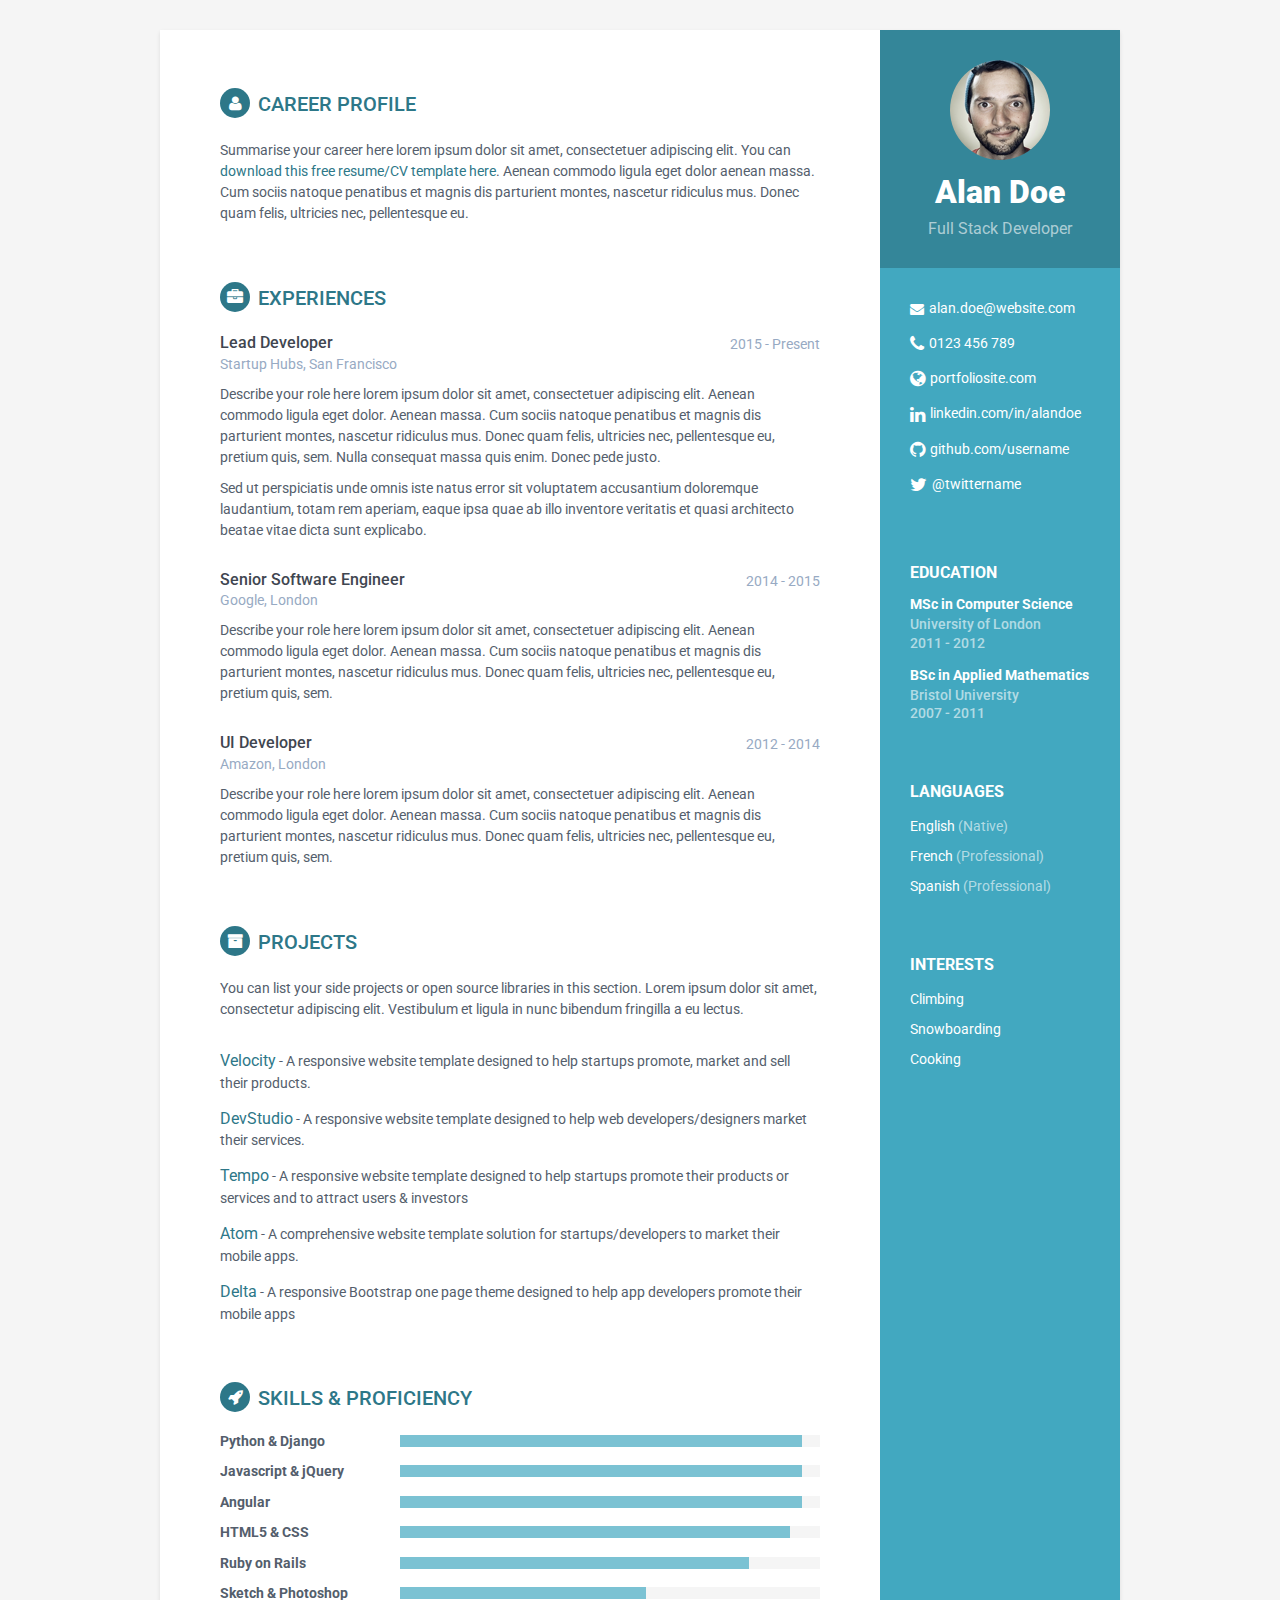
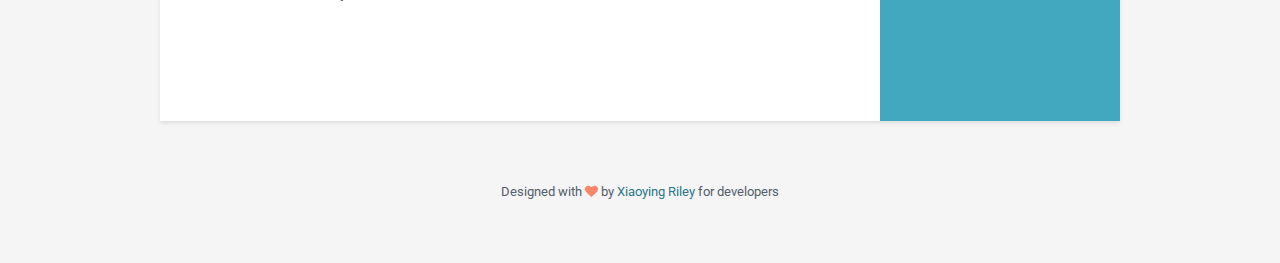
<file: orbit-v1.0/index.html>
<!DOCTYPE html>
<!--[if IE 8]> <html lang="en" class="ie8"> <![endif]-->  
<!--[if IE 9]> <html lang="en" class="ie9"> <![endif]-->  
<!--[if !IE]><!--> <html lang="en"> <!--<![endif]-->  
<head>
    <title>Responsive Resume/CV Template for Developers</title>
    <!-- Meta -->
    <meta charset="utf-8">
    <meta http-equiv="X-UA-Compatible" content="IE=edge">
    <meta name="viewport" content="width=device-width, initial-scale=1.0">
    <meta name="description" content="Responsive HTML5 Resume/CV Template for Developers">
    <meta name="author" content="Xiaoying Riley at 3rd Wave Media">    
    <link rel="shortcut icon" href="favicon.ico">  
    <link href='https://fonts.googleapis.com/css?family=Roboto:400,500,400italic,300italic,300,500italic,700,700italic,900,900italic' rel='stylesheet' type='text/css'>
    <!-- Global CSS -->
    <link rel="stylesheet" href="assets/plugins/bootstrap/css/bootstrap.min.css">   
    <!-- Plugins CSS -->
    <link rel="stylesheet" href="assets/plugins/font-awesome/css/font-awesome.css">
    
    <!-- Theme CSS -->  
    <link id="theme-style" rel="stylesheet" href="assets/css/styles.css">
    <!-- HTML5 shim and Respond.js for IE8 support of HTML5 elements and media queries -->
    <!--[if lt IE 9]>
      <script src="https://oss.maxcdn.com/html5shiv/3.7.2/html5shiv.min.js"></script>
      <script src="https://oss.maxcdn.com/respond/1.4.2/respond.min.js"></script>
    <![endif]-->
</head> 

<body>
    <div class="wrapper">
        <div class="sidebar-wrapper">
            <div class="profile-container">
                <img class="profile" src="assets/images/profile.png" alt="" />
                <h1 class="name">Alan Doe</h1>
                <h3 class="tagline">Full Stack Developer</h3>
            </div><!--//profile-container-->
            
            <div class="contact-container container-block">
                <ul class="list-unstyled contact-list">
                    <li class="email"><i class="fa fa-envelope"></i><a href="mailto: yourname@email.com">alan.doe@website.com</a></li>
                    <li class="phone"><i class="fa fa-phone"></i><a href="tel:0123 456 789">0123 456 789</a></li>
                    <li class="website"><i class="fa fa-globe"></i><a href="http://themes.3rdwavemedia.com/website-templates/free-responsive-website-template-for-developers/" target="_blank">portfoliosite.com</a></li>
                    <li class="linkedin"><i class="fa fa-linkedin"></i><a href="#" target="_blank">linkedin.com/in/alandoe</a></li>
                    <li class="github"><i class="fa fa-github"></i><a href="#" target="_blank">github.com/username</a></li>
                    <li class="twitter"><i class="fa fa-twitter"></i><a href="https://twitter.com/3rdwave_themes" target="_blank">@twittername</a></li>
                </ul>
            </div><!--//contact-container-->
            <div class="education-container container-block">
                <h2 class="container-block-title">Education</h2>
                <div class="item">
                    <h4 class="degree">MSc in Computer Science</h4>
                    <h5 class="meta">University of London</h5>
                    <div class="time">2011 - 2012</div>
                </div><!--//item-->
                <div class="item">
                    <h4 class="degree">BSc in Applied Mathematics</h4>
                    <h5 class="meta">Bristol University</h5>
                    <div class="time">2007 - 2011</div>
                </div><!--//item-->
            </div><!--//education-container-->
            
            <div class="languages-container container-block">
                <h2 class="container-block-title">Languages</h2>
                <ul class="list-unstyled interests-list">
                    <li>English <span class="lang-desc">(Native)</span></li>
                    <li>French <span class="lang-desc">(Professional)</span></li>
                    <li>Spanish <span class="lang-desc">(Professional)</span></li>
                </ul>
            </div><!--//interests-->
            
            <div class="interests-container container-block">
                <h2 class="container-block-title">Interests</h2>
                <ul class="list-unstyled interests-list">
                    <li>Climbing</li>
                    <li>Snowboarding</li>
                    <li>Cooking</li>
                </ul>
            </div><!--//interests-->
            
        </div><!--//sidebar-wrapper-->
        
        <div class="main-wrapper">
            
            <section class="section summary-section">
                <h2 class="section-title"><i class="fa fa-user"></i>Career Profile</h2>
                <div class="summary">
                    <p>Summarise your career here lorem ipsum dolor sit amet, consectetuer adipiscing elit. You can <a href="http://themes.3rdwavemedia.com/website-templates/orbit-free-resume-cv-template-for-developers/" target="_blank">download this free resume/CV template here</a>. Aenean commodo ligula eget dolor aenean massa. Cum sociis natoque penatibus et magnis dis parturient montes, nascetur ridiculus mus. Donec quam felis, ultricies nec, pellentesque eu.</p>
                </div><!--//summary-->
            </section><!--//section-->
            
            <section class="section experiences-section">
                <h2 class="section-title"><i class="fa fa-briefcase"></i>Experiences</h2>
                
                <div class="item">
                    <div class="meta">
                        <div class="upper-row">
                            <h3 class="job-title">Lead Developer</h3>
                            <div class="time">2015 - Present</div>
                        </div><!--//upper-row-->
                        <div class="company">Startup Hubs, San Francisco</div>
                    </div><!--//meta-->
                    <div class="details">
                        <p>Describe your role here lorem ipsum dolor sit amet, consectetuer adipiscing elit. Aenean commodo ligula eget dolor. Aenean massa. Cum sociis natoque penatibus et magnis dis parturient montes, nascetur ridiculus mus. Donec quam felis, ultricies nec, pellentesque eu, pretium quis, sem. Nulla consequat massa quis enim. Donec pede justo.</p>  
                        <p>Sed ut perspiciatis unde omnis iste natus error sit voluptatem accusantium doloremque laudantium, totam rem aperiam, eaque ipsa quae ab illo inventore veritatis et quasi architecto beatae vitae dicta sunt explicabo. </p>
                    </div><!--//details-->
                </div><!--//item-->
                
                <div class="item">
                    <div class="meta">
                        <div class="upper-row">
                            <h3 class="job-title">Senior Software Engineer</h3>
                            <div class="time">2014 - 2015</div>
                        </div><!--//upper-row-->
                        <div class="company">Google, London</div>
                    </div><!--//meta-->
                    <div class="details">
                        <p>Describe your role here lorem ipsum dolor sit amet, consectetuer adipiscing elit. Aenean commodo ligula eget dolor. Aenean massa. Cum sociis natoque penatibus et magnis dis parturient montes, nascetur ridiculus mus. Donec quam felis, ultricies nec, pellentesque eu, pretium quis, sem.</p>  
                        
                    </div><!--//details-->
                </div><!--//item-->
                
                <div class="item">
                    <div class="meta">
                        <div class="upper-row">
                            <h3 class="job-title">UI Developer</h3>
                            <div class="time">2012 - 2014</div>
                        </div><!--//upper-row-->
                        <div class="company">Amazon, London</div>
                    </div><!--//meta-->
                    <div class="details">
                        <p>Describe your role here lorem ipsum dolor sit amet, consectetuer adipiscing elit. Aenean commodo ligula eget dolor. Aenean massa. Cum sociis natoque penatibus et magnis dis parturient montes, nascetur ridiculus mus. Donec quam felis, ultricies nec, pellentesque eu, pretium quis, sem.</p>  
                    </div><!--//details-->
                </div><!--//item-->
                
            </section><!--//section-->
            
            <section class="section projects-section">
                <h2 class="section-title"><i class="fa fa-archive"></i>Projects</h2>
                <div class="intro">
                    <p>You can list your side projects or open source libraries in this section. Lorem ipsum dolor sit amet, consectetur adipiscing elit. Vestibulum et ligula in nunc bibendum fringilla a eu lectus.</p>
                </div><!--//intro-->
                <div class="item">
                    <span class="project-title"><a href="#hook">Velocity</a></span> - <span class="project-tagline">A responsive website template designed to help startups promote, market and sell their products.</span>
                    
                </div><!--//item-->
                <div class="item">
                    <span class="project-title"><a href="http://themes.3rdwavemedia.com/website-templates/responsive-bootstrap-theme-web-development-agencies-devstudio/" target="_blank">DevStudio</a></span> - 
                    <span class="project-tagline">A responsive website template designed to help web developers/designers market their services. </span>
                </div><!--//item-->
                <div class="item">
                    <span class="project-title"><a href="http://themes.3rdwavemedia.com/website-templates/responsive-bootstrap-theme-for-startups-tempo/" target="_blank">Tempo</a></span> - <span class="project-tagline">A responsive website template designed to help startups promote their products or services and to attract users &amp; investors</span>
                </div><!--//item-->
                <div class="item">
                    <span class="project-title"><a href="hhttp://themes.3rdwavemedia.com/website-templates/responsive-bootstrap-theme-mobile-apps-atom/" target="_blank">Atom</a></span> - <span class="project-tagline">A comprehensive website template solution for startups/developers to market their mobile apps. </span>
                </div><!--//item-->
                <div class="item">
                    <span class="project-title"><a href="http://themes.3rdwavemedia.com/website-templates/responsive-bootstrap-theme-for-mobile-apps-delta/" target="_blank">Delta</a></span> - <span class="project-tagline">A responsive Bootstrap one page theme designed to help app developers promote their mobile apps</span>
                </div><!--//item-->
            </section><!--//section-->
            
            <section class="skills-section section">
                <h2 class="section-title"><i class="fa fa-rocket"></i>Skills &amp; Proficiency</h2>
                <div class="skillset">        
                    <div class="item">
                        <h3 class="level-title">Python &amp; Django</h3>
                        <div class="level-bar">
                            <div class="level-bar-inner" data-level="98%">
                            </div>                                      
                        </div><!--//level-bar-->                                 
                    </div><!--//item-->
                    
                    <div class="item">
                        <h3 class="level-title">Javascript &amp; jQuery</h3>
                        <div class="level-bar">
                            <div class="level-bar-inner" data-level="98%">
                            </div>                                      
                        </div><!--//level-bar-->                                 
                    </div><!--//item-->
                    
                    <div class="item">
                        <h3 class="level-title">Angular</h3>
                        <div class="level-bar">
                            <div class="level-bar-inner" data-level="98%">
                            </div>                                      
                        </div><!--//level-bar-->                                 
                    </div><!--//item-->
                    
                    <div class="item">
                        <h3 class="level-title">HTML5 &amp; CSS</h3>
                        <div class="level-bar">
                            <div class="level-bar-inner" data-level="95%">
                            </div>                                      
                        </div><!--//level-bar-->                                 
                    </div><!--//item-->
                    
                    <div class="item">
                        <h3 class="level-title">Ruby on Rails</h3>
                        <div class="level-bar">
                            <div class="level-bar-inner" data-level="85%">
                            </div>                                      
                        </div><!--//level-bar-->                                 
                    </div><!--//item-->
                    
                    <div class="item">
                        <h3 class="level-title">Sketch &amp; Photoshop</h3>
                        <div class="level-bar">
                            <div class="level-bar-inner" data-level="60%">
                            </div>                                      
                        </div><!--//level-bar-->                                 
                    </div><!--//item-->
                    
                </div>  
            </section><!--//skills-section-->
            
        </div><!--//main-body-->
    </div>
 
    <footer class="footer">
        <div class="text-center">
                <!--/* This template is released under the Creative Commons Attribution 3.0 License. Please keep the attribution link below when using for your own project. Thank you for your support. :) If you'd like to use the template without the attribution, you can check out other license options via our website: themes.3rdwavemedia.com */-->
                <small class="copyright">Designed with <i class="fa fa-heart"></i> by <a href="http://themes.3rdwavemedia.com" target="_blank">Xiaoying Riley</a> for developers</small>
        </div><!--//container-->
    </footer><!--//footer-->
 
    <!-- Javascript -->          
    <script type="text/javascript" src="assets/plugins/jquery-1.11.3.min.js"></script>
    <script type="text/javascript" src="assets/plugins/bootstrap/js/bootstrap.min.js"></script>    
    <!-- custom js -->
    <script type="text/javascript" src="assets/js/main.js"></script>            
</body>
</html>
</file>
<file: orbit-v1.0/assets/css/styles.css>
/*   
 * Template Name: Orbit - Responsive Resume/CV Template for Developers
 * Version: 1.0
 * Author: Xiaoying Riley
 * Twitter: @3rdwave_themes
 * License: Creative Commons Attribution 3.0 License
 * Website: http://themes.3rdwavemedia.com/
*/
/* styles.css */
/* ======= Base ======= */
body {
  font-family: 'Roboto', sans-serif;
  color: #545E6C;
  background: #f5f5f5;
  font-size: 14px;
  padding: 30px;
  -webkit-font-smoothing: antialiased;
  -moz-osx-font-smoothing: grayscale;
}
h1,
h2,
h3,
h4,
h5,
h6 {
  font-weight: 700;
}
a {
  color: #2d7788;
  -webkit-transition: all 0.4s ease-in-out;
  -moz-transition: all 0.4s ease-in-out;
  -ms-transition: all 0.4s ease-in-out;
  -o-transition: all 0.4s ease-in-out;
}
a:hover {
  text-decoration: underline;
  color: #1a454f;
}
a:focus {
  text-decoration: none;
}
p {
  line-height: 1.5;
}
.wrapper {
  background: #42A8C0;
  max-width: 960px;
  margin: 0 auto;
  position: relative;
  -webkit-box-shadow: 0px 2px 4px rgba(0, 0, 0, 0.1);
  -moz-box-shadow: 0px 2px 4px rgba(0, 0, 0, 0.1);
  box-shadow: 0px 2px 4px rgba(0, 0, 0, 0.1);
}
.sidebar-wrapper {
  background: #42A8C0;
  position: absolute;
  right: 0;
  width: 240px;
  height: 100%;
  min-height: 800px;
  color: #fff;
}
.sidebar-wrapper a {
  color: #fff;
}
.sidebar-wrapper .profile-container {
  padding: 30px;
  background: rgba(0, 0, 0, 0.2);
  text-align: center;
  color: #fff;
}
.sidebar-wrapper .name {
  font-size: 32px;
  font-weight: 900;
  margin-top: 0;
  margin-bottom: 10px;
}
.sidebar-wrapper .tagline {
  color: rgba(255, 255, 255, 0.6);
  font-size: 16px;
  font-weight: 400;
  margin-top: 0;
  margin-bottom: 0;
}
.sidebar-wrapper .profile {
  margin-bottom: 15px;
}
.sidebar-wrapper .contact-list .fa {
  margin-right: 5px;
  font-size: 18px;
  vertical-align: middle;
}
.sidebar-wrapper .contact-list li {
  margin-bottom: 15px;
}
.sidebar-wrapper .contact-list li:last-child {
  margin-bottom: 0;
}
.sidebar-wrapper .contact-list .email .fa {
  font-size: 14px;
}
.sidebar-wrapper .container-block {
  padding: 30px;
}
.sidebar-wrapper .container-block-title {
  text-transform: uppercase;
  font-size: 16px;
  font-weight: 700;
  margin-top: 0;
  margin-bottom: 15px;
}
.sidebar-wrapper .degree {
  font-size: 14px;
  margin-top: 0;
  margin-bottom: 5px;
}
.sidebar-wrapper .education-container .item {
  margin-bottom: 15px;
}
.sidebar-wrapper .education-container .item:last-child {
  margin-bottom: 0;
}
.sidebar-wrapper .education-container .meta {
  color: rgba(255, 255, 255, 0.6);
  font-weight: 500;
  margin-bottom: 0px;
  margin-top: 0;
}
.sidebar-wrapper .education-container .time {
  color: rgba(255, 255, 255, 0.6);
  font-weight: 500;
  margin-bottom: 0px;
}
.sidebar-wrapper .languages-container .lang-desc {
  color: rgba(255, 255, 255, 0.6);
}
.sidebar-wrapper .languages-list {
  margin-bottom: 0;
}
.sidebar-wrapper .languages-list li {
  margin-bottom: 10px;
}
.sidebar-wrapper .languages-list li:last-child {
  margin-bottom: 0;
}
.sidebar-wrapper .interests-list {
  margin-bottom: 0;
}
.sidebar-wrapper .interests-list li {
  margin-bottom: 10px;
}
.sidebar-wrapper .interests-list li:last-child {
  margin-bottom: 0;
}
.main-wrapper {
  background: #fff;
  padding: 60px;
  padding-right: 300px;
}
.main-wrapper .section-title {
  text-transform: uppercase;
  font-size: 20px;
  font-weight: 500;
  color: #2d7788;
  position: relative;
  margin-top: 0;
  margin-bottom: 20px;
}
.main-wrapper .section-title .fa {
  width: 30px;
  height: 30px;
  margin-right: 8px;
  display: inline-block;
  color: #fff;
  -webkit-border-radius: 50%;
  -moz-border-radius: 50%;
  -ms-border-radius: 50%;
  -o-border-radius: 50%;
  border-radius: 50%;
  -moz-background-clip: padding;
  -webkit-background-clip: padding-box;
  background-clip: padding-box;
  background: #2d7788;
  text-align: center;
  padding-top: 8px;
  font-size: 16px;
  position: relative;
  top: -2px;
}
.main-wrapper .section {
  margin-bottom: 60px;
}
.main-wrapper .experiences-section .item {
  margin-bottom: 30px;
}
.main-wrapper .upper-row {
  position: relative;
  overflow: hidden;
  margin-bottom: 2px;
}
.main-wrapper .job-title {
  color: #3F4650;
  font-size: 16px;
  margin-top: 0;
  margin-bottom: 0;
  font-weight: 500;
}
.main-wrapper .time {
  position: absolute;
  right: 0;
  top: 0;
  color: #97AAC3;
}
.main-wrapper .company {
  margin-bottom: 10px;
  color: #97AAC3;
}
.main-wrapper .project-title {
  font-size: 16px;
  font-weight: 400;
  margin-top: 0;
  margin-bottom: 5px;
}
.main-wrapper .projects-section .intro {
  margin-bottom: 30px;
}
.main-wrapper .projects-section .item {
  margin-bottom: 15px;
}
.skillset .item {
  margin-bottom: 15px;
  overflow: hidden;
}
.skillset .level-title {
  font-size: 14px;
  margin-top: 0;
  margin-bottom: 12px;
}
.skillset .level-bar {
  height: 12px;
  background: #f5f5f5;
}
.skillset .level-bar-inner {
  height: 12px;
  background: #7bc2d3;
}
.footer {
  padding: 30px;
  padding-top: 60px;
}
.footer .copyright {
  line-height: 1.6;
  color: #545E6C;
  font-size: 13px;
}
.footer .fa-heart {
  color: #fb866a;
}
/* Extra small devices (phones, less than 768px) */
@media (max-width: 767px) {
  .sidebar-wrapper {
    position: static;
    width: inherit;
  }
  .main-wrapper {
    padding: 30px;
  }
  .main-wrapper .time {
    position: static;
    display: block;
    margin-top: 5px;
  }
  .main-wrapper .upper-row {
    margin-bottom: 0;
  }
}
/* Small devices (tablets, 768px and up) */
/* Medium devices (desktops, 992px and up) */
@media (min-width: 992px) {
  .skillset .level-title {
    display: inline-block;
    float: left;
    width: 30%;
    margin-bottom: 0;
  }
  .skillset .level-bar {
    display: inline-block;
    width: 70%;
    float: left;
    position: relative;
    top: 1px;
  }
}
/* Large devices (large desktops, 1200px and up) */
/* Ex-Large devices (large desktops, 1200px and up) */
</file>
